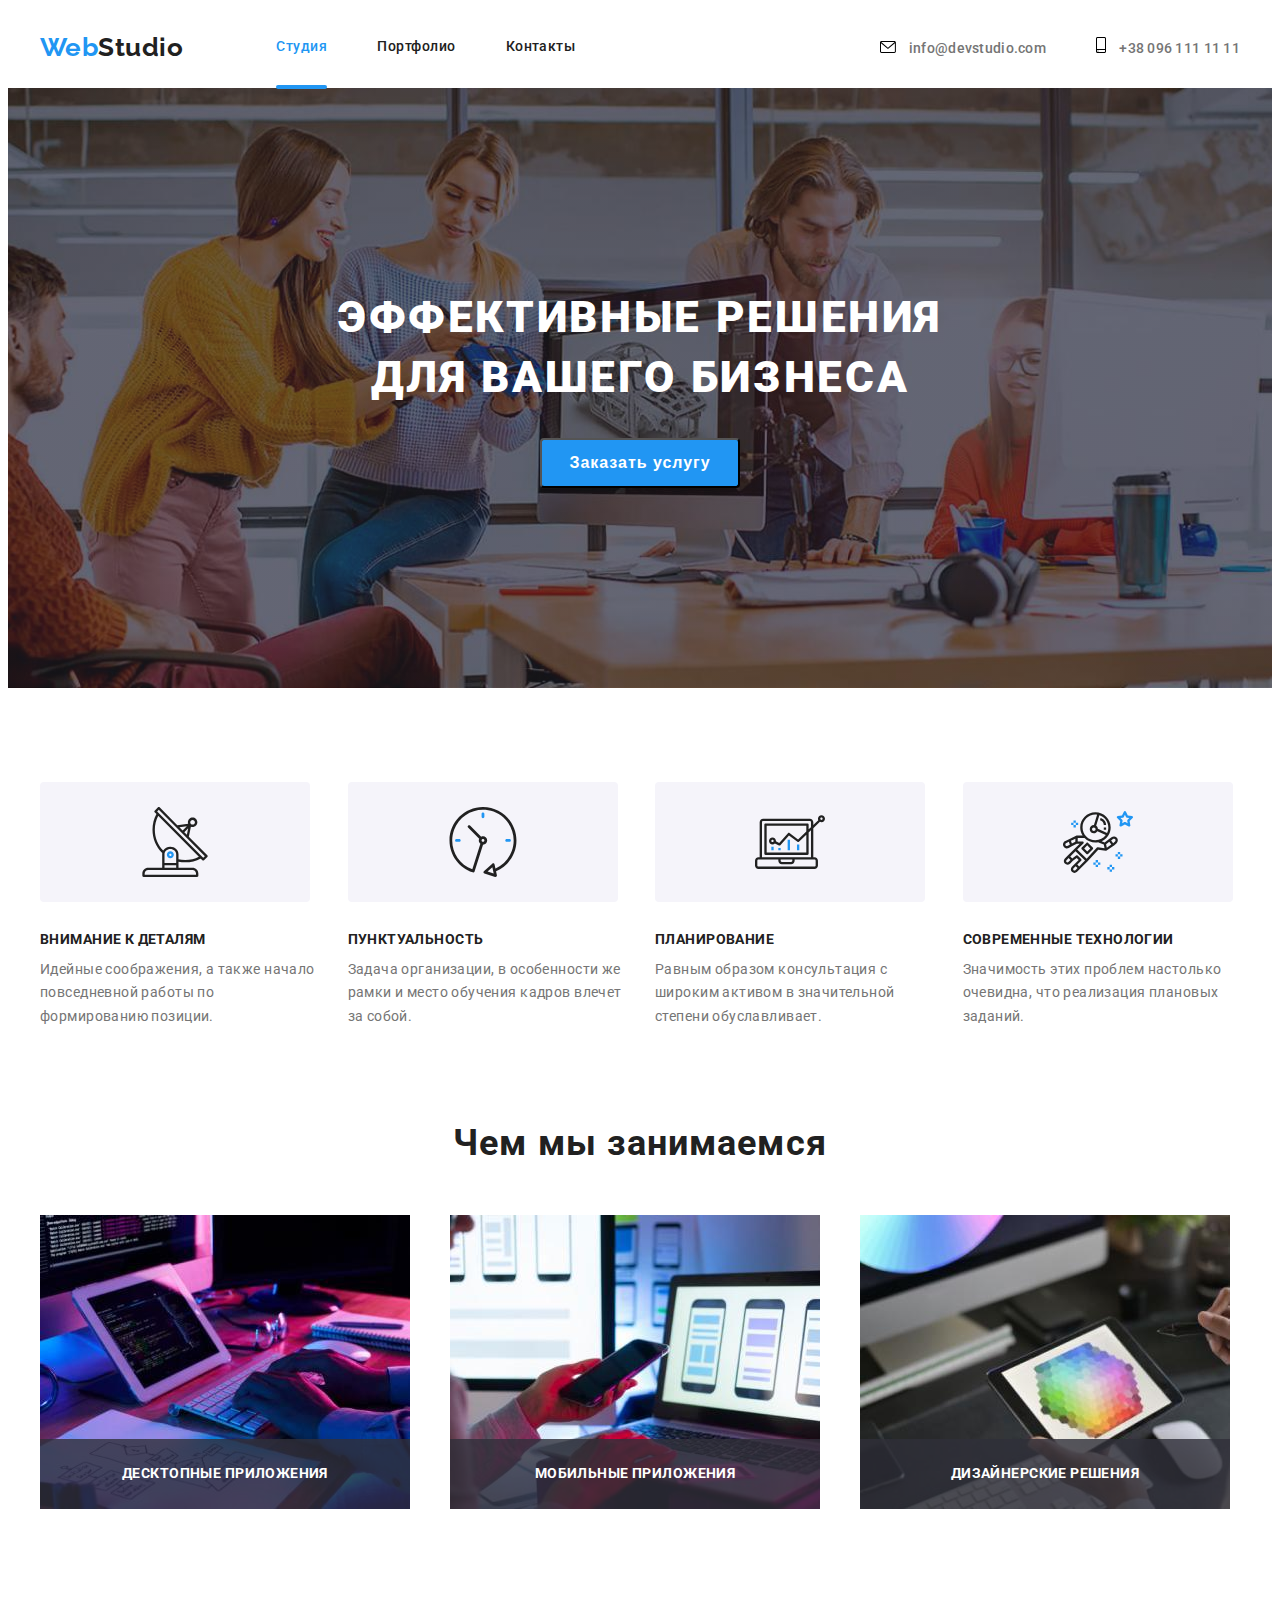
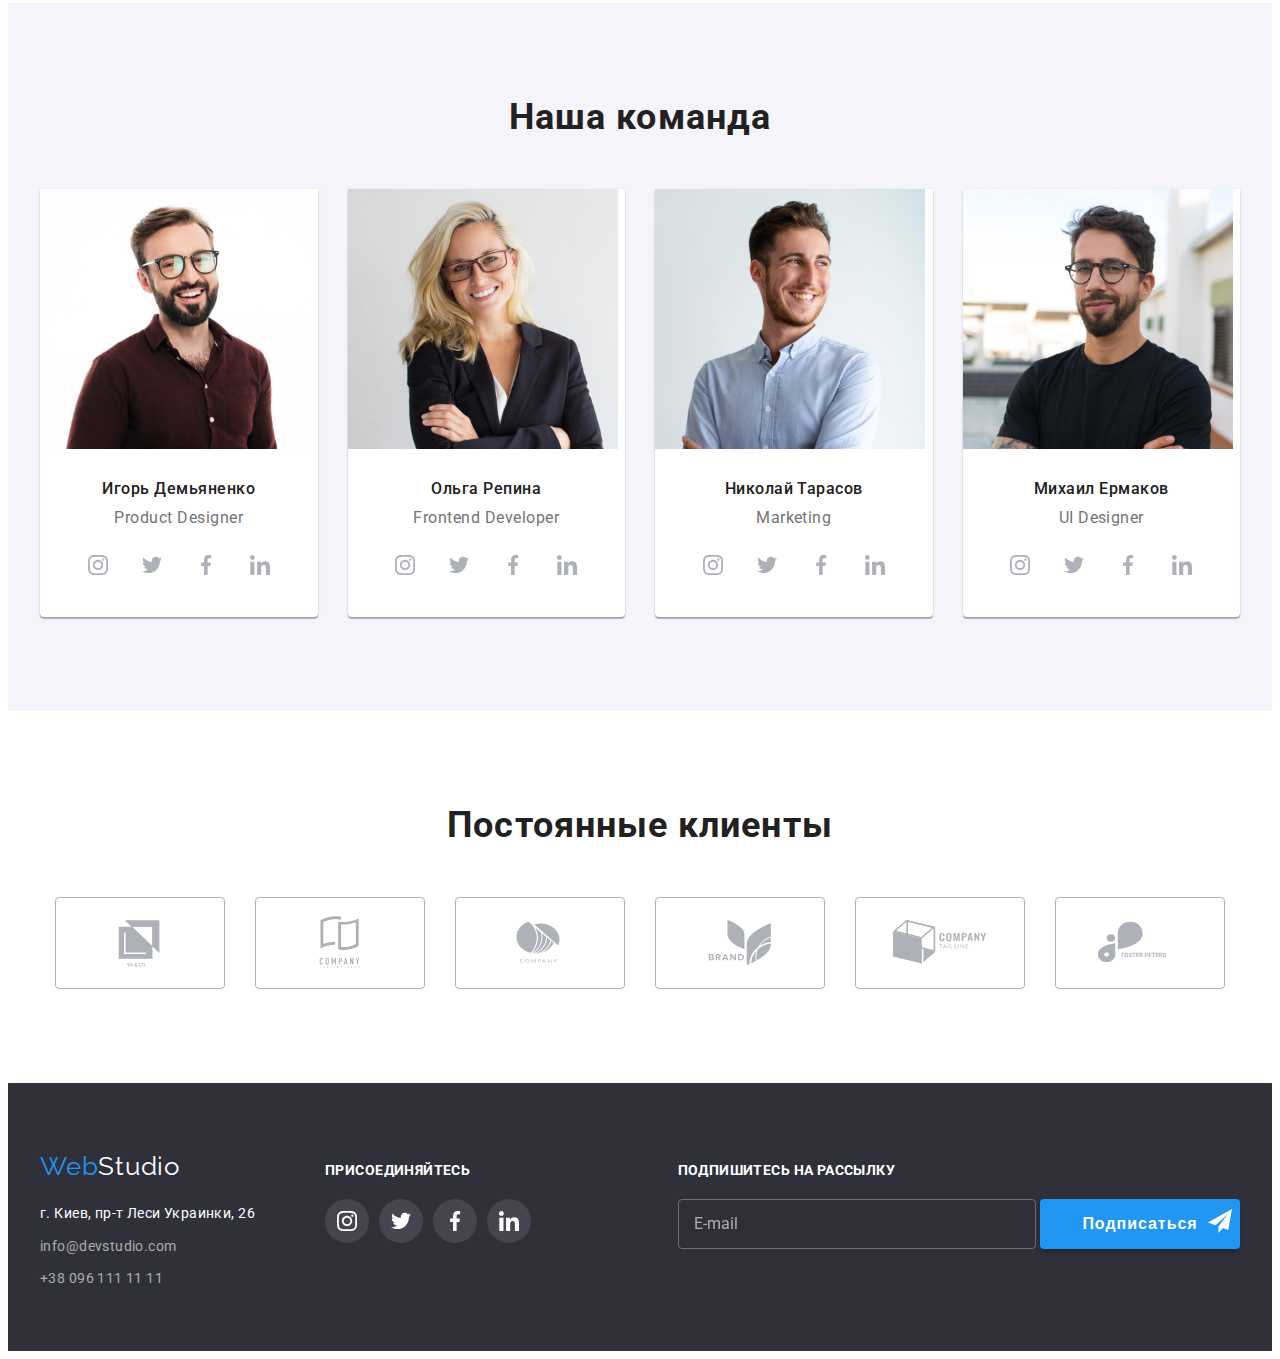
<file: index.html>
<!DOCTYPE html>
<html lang="ru">
<head>
    <meta charset="UTF-8">
    <meta http-equiv="X-UA-Compatible" content="IE=edge">
    <meta name="viewport" content="width=device-width, initial-scale=1.0">
    <title>WebStudio </title>
     <link 
      rel="preconnect" 
      href="https://fonts.gstatic.com">
    
    <link 
    href="https://fonts.googleapis.com/css2?family=Raleway:wght@700&family=Roboto:wght@400;500;700;900&display=swap"
    rel="stylesheet">
     <link
            rel="stylesheet"
            href="https://cdnjs.cloudflare.com/ajax/libs/modern-normalize/1.1.0/modern-normalize.min.css"
            integrity="sha512-wpPYUAdjBVSE4KJnH1VR1HeZfpl1ub8YT/NKx4PuQ5NmX2tKuGu6U/JRp5y+Y8XG2tV+wKQpNHVUX03MfMFn9Q=="
            crossorigin="anonymous"
            referrerpolicy="no-referrer"
        />
     <link
    rel="stylesheet"
    href="https://cdnjs.cloudflare.com/ajax/libs/animate.css/4.1.1/animate.min.css"
  />
    <link rel="stylesheet" href="./css/styles.css">
</head>
<body>
    <!--HEADER-->
    <header class="header-section">
        <div class="container header-container">
            <a class="logo" href=""><span class="logo-web">Web</span>Studio</a> 
            <ul class="header-list list">
                <li class="header-item"><a class="header-link current" href="./index.html">Студия</a></li>
                <li class="header-item"><a class="header-link" href="./portfolio.html">Портфолио</a></li>
                <li class="header-item"><a class="header-link" href="">Контакты</a></li>
            </ul>
        </nav>  
            <ul class="header-list-contact list">
                <li class="header-item-contact">
                     <a href="mailto:info@devstudio.com" class="meil header-contact">
                        <svg class="meil-icon" width="16" height="12">
                                    <use href="./images/sprite.svg#icon-envelope"></use>
                        </svg>
                        info@devstudio.com</a>
                </li>
                <li class="header-item-contact">
                    <a href="tel:+380961111111" class="header-contact">
                        <svg class="tel-icon" width="10" height="16">
                                    <use href="./images/sprite.svg#icon-smartphone"></use>
                        </svg>
                        +38 096 111 11 11</a>
                </li>
            </ul>
        </div>  
    </header>
    <!--HEADER END-->
    <!---->
    <main>
        <!--HERO-->
        <section class="hero">
          <div class="container">
            <h1 class="hero-title">Эффективные решения для вашего бизнеса</h1>
            <button type="button" class="hero-btn" data-modal-open>Заказать услугу</button>
          </div>
        </section>
        
         <!--HERO END-->
         <!--FEATURES-->
        <section class="features section">
            <div class="container">
            <h2 class="visually-hidden">Почему мы</h2>
            <ul class="feature-list list">
                <li class="feature-item">
                    <div class="feature-icon-bg">
                         <svg class="fiature-icon" width="70" height="70">
                                    <use href="./images/sprite.svg#icon-antenna"
                                </svg>
                    </div>
                    <h3 class="feature-title">Внимание к деталям</h3>
                    <p class="feature-text">Идейные соображения, а также начало повседневной работы по формированию позиции.</p>
                </li>
                <li class="feature-item">
                    <div class="feature-icon-bg">
                         <svg class="fiature-icon" width="70" height="70">
                                    <use href="./images/sprite.svg#icon-clock"
                                </svg>
                    </div>
                    <h3 class="feature-title">Пунктуальность</h3>
                    <p class="feature-text">Задача организации, в особенности же рамки и место обучения кадров влечет за собой.</p>
                </li>
                <li class="feature-item">
                    <div class="feature-icon-bg">
                         <svg class="fiature-icon" width="70" height="70">
                                    <use href="./images/sprite.svg#icon-diagram"
                                </svg>
                    </div>
                    <h3 class="feature-title">Планирование</h3>
                    <p class="feature-text">Равным образом консультация с широким активом в значительной степени обуславливает.</p>
                </li>
                <li class="feature-item">
                    <div class="feature-icon-bg">
                         <svg class="fiature-icon" width="70" height="70">
                                    <use href="./images/sprite.svg#icon-astronaut"
                                </svg>
                    </div>
                    <h3 class="feature-title">Современные технологии</h3>
                    <p class="feature-text">Значимость этих проблем настолько очевидна, что реализация плановых заданий.</p>
                </li>
            </ul>
           </div>
        </section>
        <!--FEATURES-->
        <!--WORK-->    
        <section class="work section">
            <div class="container">
            <h2 class="work-title">Чем мы занимаемся</h2>
            <ul class="work-list list">
                <li class="work-item">
                    <img src="./images/box 1.jpg" alt="пишем код" width="370">
                    <div class="work-img-subtitle">
                            <p>Десктопные приложения</p>
                        </div>
                </li>
                <li class="work-item">
                    <img src="./images/box 2.jpg" alt="тестируем" width="370">
                    <div class="work-img-subtitle">
                            <p>Мобильные приложения</p>
                        </div>
                </li>
                <li class="work-item">
                    <img src="./images/box 3.jpg" alt="выбираем цвет" width="370">
                    <div class="work-img-subtitle">
                            <p>Дизайнерские решения</p>
                        </div>
                </li>
            </ul>
            </div>
        </section>
        <!--WORK--> 
        <!--TEAM-->      
        <section class="team section">
            <div class="container">
            <h2 class="team-title">Наша команда</h2>
            <ul class="team-list list">
                <li class="team-item">
                    <img src="./images/team card 1.jpg" alt="Игорь Демьяненко" width="270">
                    <h3 class="team-item-title">Игорь Демьяненко</h3>
                    <p class="team-pro" lang="en">Product Designer</p>
                    <ul class="team-item-list social-list list">
                        <li class="social-item">
                            <a href="" class="social-link link">
                                <svg class="social-icon" width="20" height="20">
                                    <use href="./images/sprite.svg#icon-instagram"
                                </svg>
                            </a>
                        </li>
                        <li class="social-item">
                            <a href="" class="social-link link">
                                 <svg class="social-icon" width="20" height="20">
                                    <use href="./images/sprite.svg#icon-twitter"
                                </svg>
                            </a>
                        </li>
                        <li class="social-item">
                            <a href="" class="social-link link">
                                <svg class="social-icon" width="20" height="20">
                                    <use href="./images/sprite.svg#icon-facebook"
                                </svg>
                            </a>
                        </li>
                        <li class="social-item">
                            <a href="" class="social-link link">
                                <svg class="social-icon" width="20" height="20">
                                    <use href="./images/sprite.svg#icon-linkedin"
                                </svg>
                            </a>
                        </li>
                    </ul>
                </li>
                <li class="team-item">
                    <img src="./images/team card 2.jpg" alt="Ольга Репина" width="270">
                    <h3 class="team-item-title">Ольга Репина</h3>
                    <p class="team-pro" lang="en">Frontend Developer</p>
                    <ul class="team-item-list social-list list">
                        <li class="social-item">
                            <a href="" class="social-link link">
                                <svg class="social-icon" width="20" height="20">
                                    <use href="./images/sprite.svg#icon-instagram"
                                </svg>
                            </a>
                        </li>
                        <li class="social-item">
                            <a href="" class="social-link link">
                                 <svg class="social-icon" width="20" height="20">
                                    <use href="./images/sprite.svg#icon-twitter"
                                </svg>
                            </a>
                        </li>
                        <li class="social-item">
                            <a href="" class="social-link link">
                                <svg class="social-icon" width="20" height="20">
                                    <use href="./images/sprite.svg#icon-facebook"
                                </svg>
                            </a>
                        </li>
                        <li class="social-item">
                            <a href="" class="social-link link">
                                <svg class="social-icon" width="20" height="20">
                                    <use href="./images/sprite.svg#icon-linkedin"
                                </svg>
                            </a>
                        </li>
                    </ul>
                </li>
                <li class="team-item">
                    <img src="./images/team card 3.jpg" alt="Николай Тарасов" width="270">
                    <h3 class="team-item-title">Николай Тарасов</h3>
                    <p class="team-pro" lang="en">Marketing</p>
                    <ul class="team-item-list social-list list">
                        <li class="social-item">
                            <a href="" class="social-link link">
                                <svg class="social-icon" width="20" height="20">
                                    <use href="./images/sprite.svg#icon-instagram"
                                </svg>
                            </a>
                        </li>
                        <li class="social-item">
                            <a href="" class="social-link link">
                                 <svg class="social-icon" width="20" height="20">
                                    <use href="./images/sprite.svg#icon-twitter"
                                </svg>
                            </a>
                        </li>
                        <li class="social-item">
                            <a href="" class="social-link link">
                                <svg class="social-icon" width="20" height="20">
                                    <use href="./images/sprite.svg#icon-facebook"
                                </svg>
                            </a>
                        </li>
                        <li class="social-item">
                            <a href="" class="social-link link">
                                <svg class="social-icon" width="20" height="20">
                                    <use href="./images/sprite.svg#icon-linkedin"
                                </svg>
                            </a>
                        </li>                    </ul>
                </li>
                <li class="team-item">
                    <img src="./images/team card 4.jpg" alt="Михаил Ермаков" width="270">
                    <h3 class="team-item-title">Михаил Ермаков</h3>
                    <p class="team-pro" lang="en">UI Designer</p>
                    <ul class="team-item-list social-list list">
                        <li class="social-item">
                            <a href="" class="social-link link">
                                <svg class="social-icon" width="20" height="20">
                                    <use href="./images/sprite.svg#icon-instagram"
                                </svg>
                            </a>
                        </li>
                        <li class="social-item">
                            <a href="" class="social-link link">
                                 <svg class="social-icon" width="20" height="20">
                                    <use href="./images/sprite.svg#icon-twitter"
                                </svg>
                            </a>
                        </li>
                        <li class="social-item">
                            <a href="" class="social-link link">
                                <svg class="social-icon" width="20" height="20">
                                    <use href="./images/sprite.svg#icon-facebook"
                                </svg>
                            </a>
                        </li>
                        <li class="social-item">
                            <a href="" class="social-link link">
                                <svg class="social-icon" width="20" height="20">
                                    <use href="./images/sprite.svg#icon-linkedin"
                                </svg>
                            </a>
                        </li>
                    </ul>   
                </li>
            </ul>
            </div>
        </section>
         <!--TEAM-->
         <!--CLIENT-->
         <section class="client section">
             <div class="conteiner">
                 <h2 class="client-title">Постоянные клиенты</h2>
                 <ul class="client-list list">
                     <li class="client-item">
                         <a href="" class="client-link link">
                             <svg class="client-icon" width="106" height="60">
                                    <use href="./images/sprite.svg#icon-logo1"
                                </svg>
                         </a>
                     </li>
                     <li class="client-item">
                         <a href="" class="client-link link">
                             <svg class="client-icon" width="106" height="60">
                                    <use href="./images/sprite.svg#icon-logo2"
                                </svg>
                         </a>
                     </li>
                     <li class="client-item">
                         <a href="" class="client-link link">
                             <svg class="client-icon" width="106" height="60">
                                    <use href="./images/sprite.svg#icon-logo3"
                                </svg>
                         </a>
                     </li>
                     <li class="client-item">
                         <a href="" class="client-link link">
                             <svg class="client-icon" width="106" height="60">
                                    <use href="./images/sprite.svg#icon-logo4"
                                </svg>
                         </a>
                     </li>
                     <li class="client-item">
                         <a href="" class="client-link link">
                             <svg class="client-icon" width="106" height="60">
                                    <use href="./images/sprite.svg#icon-logo5"
                                </svg>
                         </a>
                     </li>
                     <li class="client-item">
                         <a href="" class="client-link link">
                             <svg class="client-icon" width="106" height="60">
                                    <use href="./images/sprite.svg#icon-logo6"
                                </svg>
                         </a>
                     </li>
                 </ul>
             </div>
         </section>
    </main>
    </div>
    <!--footer-->
          <footer class="footer">
       <div class="container footer-conteiner">
        <div class="part-adress">
        <a class="footer-logo" href=""><span class="footer-logo-web">Web</span>Studio</a>
        <address class="adres">
            <p class="adres-adres">г. Киев, пр-т Леси Украинки, 26</p>
            <ul class="adres-list list">
                <li class="adres-item">
                    <a class="adres-contact" href="mailto:info@devstudio.com">info@devstudio.com</a>
                </li>
                <li class="adres-item">
                    <a class="adres-contact" href="tel:+380961111111">+38 096 111 11 11</a>
                </li>
            </ul>
        </address>
        </div>
        <div class="part-social">
            <p class="footer-text">присоединяйтесь</p>
            <ul class="footer-social-list list">
                        <li class="footer-social-item">
                            <a href="" class="footer-social-link link">
                                <svg class="footer-social-icon" width="20" height="20">
                                    <use href="./images/sprite.svg#icon-instagram"
                                </svg>
                            </a>
                        </li>
                        <li class="footer-social-item">
                            <a href="" class="footer-social-link link">
                                 <svg class="footer-social-icon" width="20" height="20">
                                    <use href="./images/sprite.svg#icon-twitter"
                                </svg>
                            </a>
                        </li>
                        <li class="footer-social-item">
                            <a href="" class="footer-social-link link">
                                <svg class="footer-social-icon" width="20" height="20">
                                    <use href="./images/sprite.svg#icon-facebook"
                                </svg>
                            </a>
                        </li>
                        <li class="footer-social-item">
                            <a href="" class="footer-social-link link">
                                <svg class="footer-social-icon" width="20" height="20">
                                    <use href="./images/sprite.svg#icon-linkedin"
                                </svg>
                            </a>
                        </li>  
            </ul>
        </div>
        <div class="footer-email">
            <p class="footer-text">Подпишитесь на рассылку</p>
            <form action="#" class="email-form">
                <input type="email" name="email" placeholder="E-mail" class="email-input"/>
                <button type="submit" class="btn-email">Подписаться
                    <svg class="email-icon" width="24" height="24">
                        <use href="./images/sprite.svg#icon-send">
                        </use>
                    </svg>
                </button>
            </form>
        </div>
    </div>
    </footer>

<!--MODAL WINDOW-->
<div class="backdrop is-hidden" data-modal>
    <div class="modal">
      <button type="button" class="close-btn" data-modal-close>
          <svg class="close-btn-icon">
                <use href="./images/sprite.svg#icon-vector">
                </use>
          </svg>
      </button>

      <form action="#" class="modal-form">
        <p class="modal-title">Оставьте свои данные, мы вам перезвоним</p>
        <div class="modal-field">
            <label for="user-name" class="input-label">
                Имя
            </label>
            <span class="input-wrapper">
                <input 
                    type="text"
                    name="user-name"
                    id="user-name"
                    class="modal-input"/>
                    <svg class="modal-icon" width="18" height="18">
                        <use href="./images/sprite.svg#icon-name">
                        </use>
                    </svg>
            </span>
        </div>
        <div class="modal-field">
            <label for="user-tel" class="input-label">
                Телефон
            </label>
            <span class="input-wrapper">
                <input 
                    type="tel"
                    name="user-tel"
                    id="user-tel"
                    class="modal-input"
                />
                    <svg class="modal-icon" width="18" height="18">
                        <use href="./images/sprite.svg#icon-tel">
                        </use>
                    </svg>
            </span>
        </div>
        <div class="modal-field">
            <label for="user-mail" class="input-label">
                Почта
            </label>
            <span class="input-wrapper">
                <input 
                    type="email"
                    name="user-mail"
                    id="user-mail"
                    class="modal-input" />
                    <svg class="modal-icon" width="18" height="18">
                        <use href="./images/sprite.svg#icon-emeil" >
                        </use>
                    </svg>
            </span>
        </div>
        <div class="modal-field">
            <label for="user-text" class="input-label">
                Комментарий
            </label>
        <textarea 
            name="user-text"
            id="user-text"
            class="modal-text-input"
            placeholder="Введите текст"
            ></textarea>
        </div>
        <input type="checkbox" id="modal-checkbox" class="modal-checkbox visually-hidden"/>
        <label for="modal-checkbox" class="chek-text"> <span>
            <svg class="chek-icon" width="11" height="8">
                <use href="./images/sprite.svg#icon-check">
                        </use>
            </svg>
        </span> Соглашаюсь с рассылкой и принимаю <a href="" class="chek-text-a"> Условия договора</a></label>
        <button type="submit" class="form-btn">Отправить</button>
      </form>

    </div>
</div>

<script src="./js/modal.js"></script>
</body>
</html>
</file>
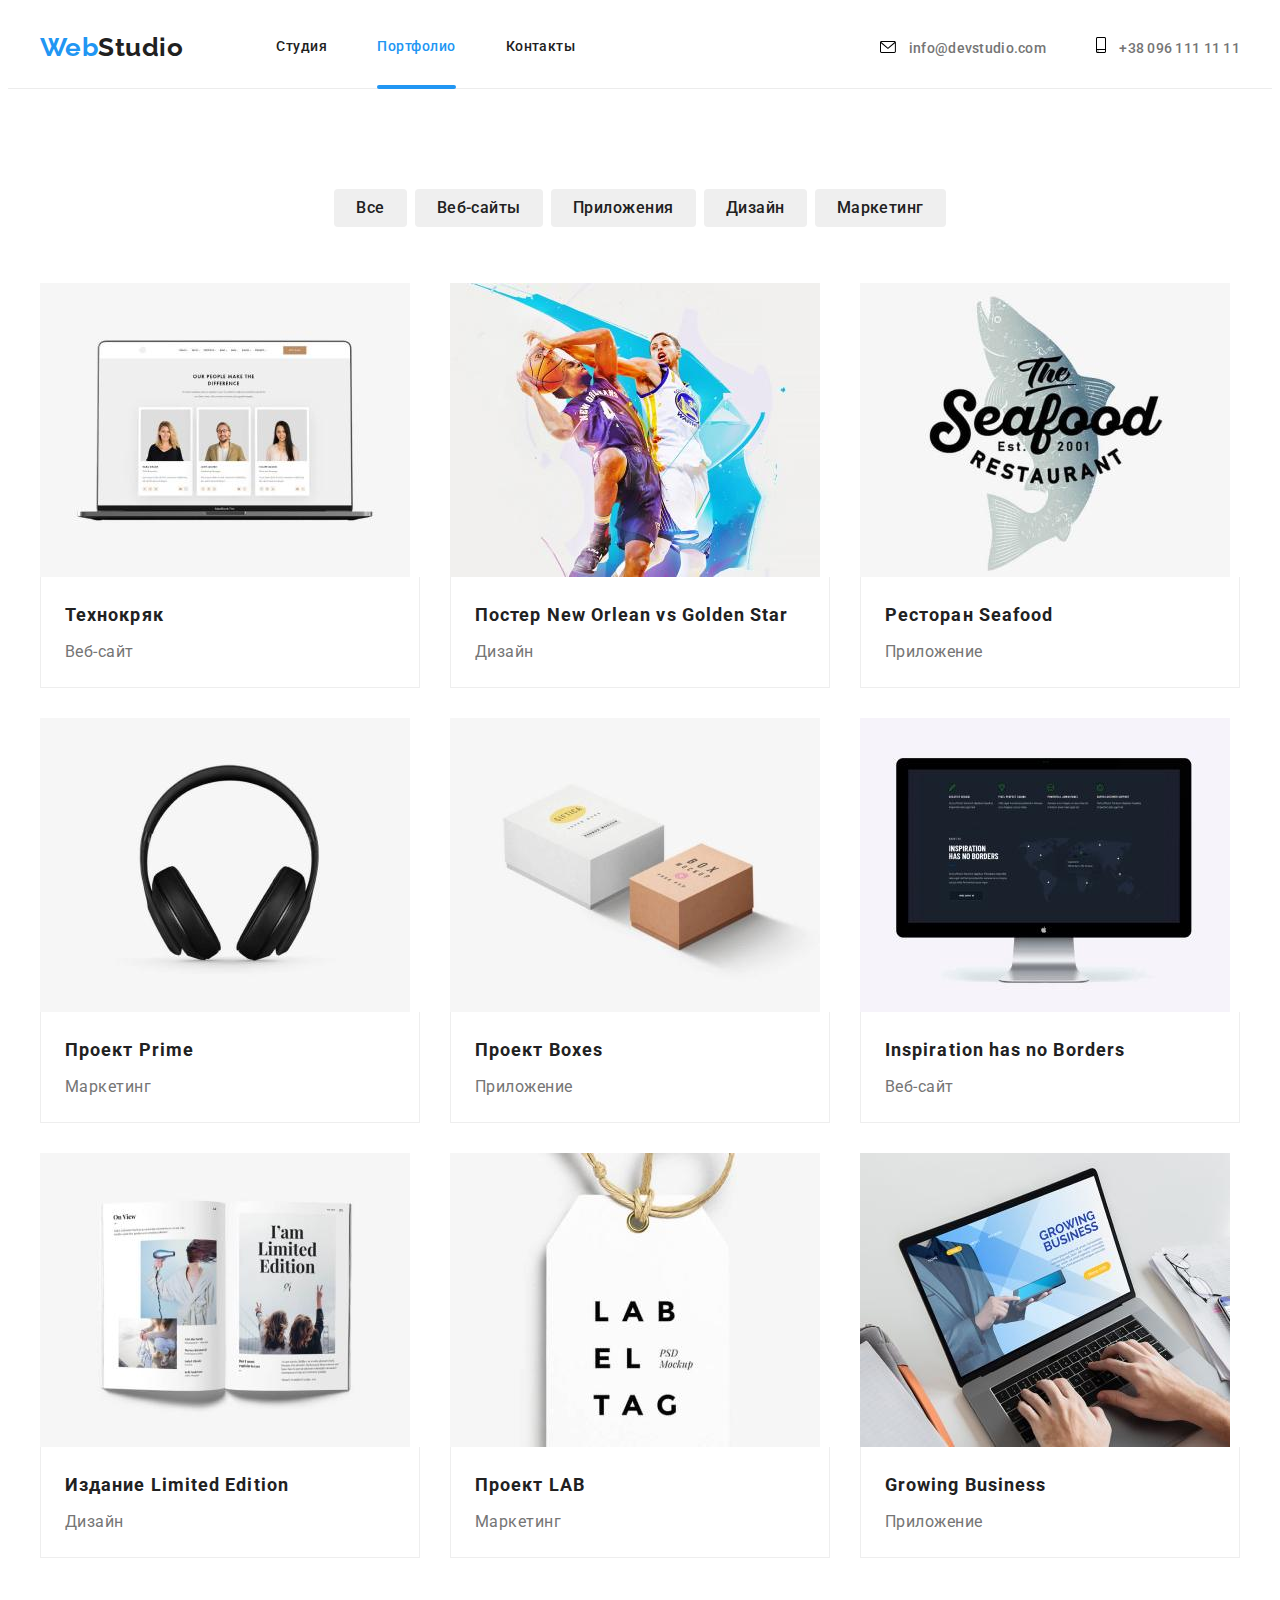
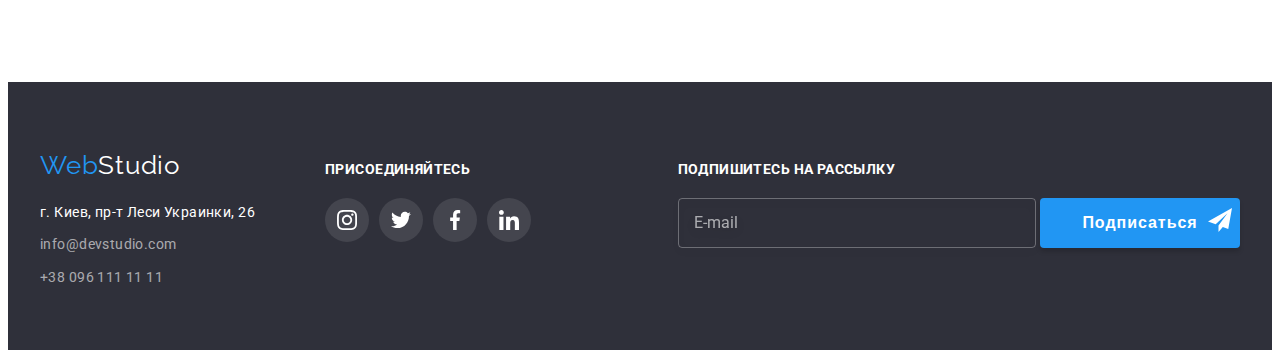
<file: portfolio.html>
<!DOCTYPE html>
<html lang="ru">
<head>
    <meta charset="UTF-8">
    <meta http-equiv="X-UA-Compatible" content="IE=edge">
    <meta name="viewport" content="width=device-width, initial-scale=1.0">
    <title>WebStudio</title>
    <link 
      rel="preconnect" 
      href="https://fonts.gstatic.com">
    
    <link rel="preconnect" href="https://fonts.googleapis.com">
<link rel="preconnect" href="https://fonts.gstatic.com" crossorigin>
<link 
    href="https://fonts.googleapis.com/css2?family=Raleway:wght@700&family=Roboto:wght@400;500;700;900&display=swap"
    rel="stylesheet">
     <link
            rel="stylesheet"
            href="https://cdnjs.cloudflare.com/ajax/libs/modern-normalize/1.1.0/modern-normalize.min.css"
            integrity="sha512-wpPYUAdjBVSE4KJnH1VR1HeZfpl1ub8YT/NKx4PuQ5NmX2tKuGu6U/JRp5y+Y8XG2tV+wKQpNHVUX03MfMFn9Q=="
            crossorigin="anonymous"
            referrerpolicy="no-referrer"
        />
    <link rel="stylesheet" href="./css/styles.css">
</head>
<body>
   <!--HEADER-->
    <header class="header-section portfolio-line">
        <div class="container header-container">
            <a class="logo" href=""><span class="logo-web">Web</span>Studio</a> 
            <ul class="header-list list">
                <li class="header-item"><a class="header-link" href="./index.html">Студия</a></li>
                <li class="header-item"><a class="header-link current" href="./portfolio.html">Портфолио</a></li>
                <li class="header-item"><a class="header-link" href="">Контакты</a></li>
            </ul>
        </nav>  
            <ul class="header-list-contact list">
                <li class="header-item-contact">
                     <a href="mailto:info@devstudio.com" class="meil header-contact">
                        <svg class="meil-icon" width="16" height="12">
                                    <use href="./images/sprite.svg#icon-envelope"></use>
                        </svg>
                        info@devstudio.com</a>
                </li>
                <li class="header-item-contact">
                    <a href="tel:+380961111111" class="header-contact">
                        <svg class="tel-icon" width="10" height="16">
                                    <use href="./images/sprite.svg#icon-smartphone"></use>
                        </svg>
                        +38 096 111 11 11</a>
                </li>
            </ul>
        </div>  
    </header>
    <!--HEADER END-->
    <!---->
    <main>
        
        <!--PROJECT-->
        <section class="project section">
            <div class="container">
            <h1 class="project-title" hidden>Наши проекты</h1>
            <ul class="project-btn-list list">
                <li class="project-btn-item"> <button type="button" class="project-btn">Все</button>  </li>
                <li class="project-btn-item"> <button type="button" class="project-btn">Веб-сайты</button> </li>
                <li class="project-btn-item"> <button type="button" class="project-btn">Приложения</button> </li>
                <li class="project-btn-item"> <button type="button" class="project-btn">Дизайн</button> </li>
                <li class="project-btn-item"> <button type="button" class="project-btn">Маркетинг</button> </li>
            </ul>
            <ul class="project-img-list list">
                <li class="project-img-item">
                    <div class="project-top-wrapper"> 
                    <img src="./images/portfolio 1.jpg" alt="Веб-сайт Технокряк" width="370">
                    <p class="project-top-text">Технокряк это современная площадка распространения коронавируса. Компании используют эту платформу для цифрового шпионажа и атак на защищённые сервера конкурентов.</p>
                    </div>
                    <div class="subtitle">
                    <h2 class="project-img-title">Технокряк</h2>
                    <p class="project-img-text">Веб-сайт</p>
                </div>
                </li>
                <li class="project-img-item">
                    <div class="project-top-wrapper"> 
                    <img src="./images/portfolio 2.jpg" alt="Постер New Orlean vs Golden Star" width="370">
                    <p class="project-top-text">Lorem ipsum, dolor sit amet consectetur adipisicing elit. Aperiam deserunt mollitia ipsam natus necessitatibus
                                        veritatis eaque culpa, omnis delectus accusantium?</p>
                    </div>
                    <div class="subtitle">
                    <h2 class="project-img-title">Постер New Orlean vs Golden Star</h2>
                    <p class="project-img-text">Дизайн</p>
                </div>
                </li>
                <li class="project-img-item">
                    <div class="project-top-wrapper"> 
                    <img src="./images/portfolio 3.jpg" alt="Приложение для Ресторан Seafood" width="370">
                    <p class="project-top-text">Lorem ipsum, dolor sit amet consectetur adipisicing elit. Aperiam deserunt mollitia ipsam natus necessitatibus
                                        veritatis eaque culpa, omnis delectus accusantium?</p>
                    </div>
                    <div class="subtitle">
                    <h2 class="project-img-title">Ресторан Seafood</h2>
                    <p class="project-img-text">Приложение</p>
                </div>
                </li>
                <li class="project-img-item">
                    <div class="project-top-wrapper"> 
                    <img src="./images/portfolio 4.jpg" alt="Проект Prime" width="370">
                    <p class="project-top-text">Lorem ipsum, dolor sit amet consectetur adipisicing elit. Aperiam deserunt mollitia ipsam natus necessitatibus
                                        veritatis eaque culpa, omnis delectus accusantium?</p>
                    </div>
                    <div class="subtitle">
                    <h2 class="project-img-title">Проект Prime</h2>
                    <p class="project-img-text">Маркетинг</p>
                </div>
                </li>
                <li class="project-img-item">
                    <div class="project-top-wrapper"> 
                    <img src="./images/portfolio 5.jpg" alt="Проект Boxes" width="370">
                    <p class="project-top-text">Lorem ipsum, dolor sit amet consectetur adipisicing elit. Aperiam deserunt mollitia ipsam natus necessitatibus
                                        veritatis eaque culpa, omnis delectus accusantium?</p>
                    </div>
                    <div class="subtitle">
                    <h2 class="project-img-title">Проект Boxes</h2>
                    <p class="project-img-text">Приложение</p>
                </div>
                </li>
                <li class="project-img-item">
                    <div class="project-top-wrapper"> 
                    <img src="./images/portfolio 6.jpg" alt="Веб-сайт Inspiration has no Borders" width="370">
                    <p class="project-top-text">Lorem ipsum, dolor sit amet consectetur adipisicing elit. Aperiam deserunt mollitia ipsam natus necessitatibus
                                        veritatis eaque culpa, omnis delectus accusantium?</p>
                    </div>
                    <div class="subtitle">
                    <h2 class="project-img-title" lang="en">Inspiration has no Borders</h2>
                    <p class="project-img-text">Веб-сайт</p>
                </div>
                </li>
                <li class="project-img-item">
                    <div class="project-top-wrapper"> 
                    <img src="./images/portfolio 7.jpg" alt="Издание Limited Edition" width="370">
                    <p class="project-top-text">Lorem ipsum, dolor sit amet consectetur adipisicing elit. Aperiam deserunt mollitia ipsam natus necessitatibus
                                        veritatis eaque culpa, omnis delectus accusantium?</p>
                    </div>
                    <div class="subtitle">
                    <h2 class="project-img-title">Издание Limited Edition</h2>
                    <p class="project-img-text">Дизайн</p>
                </div>
                </li>
                <li class="project-img-item">
                    <div class="project-top-wrapper"> 
                    <img src="./images/portfolio 8.jpg" alt="Проект LAB" width="370">
                    <p class="project-top-text">Lorem ipsum, dolor sit amet consectetur adipisicing elit. Aperiam deserunt mollitia ipsam natus necessitatibus
                                        veritatis eaque culpa, omnis delectus accusantium?</p>
                    </div>
                    <div class="subtitle">
                    <h2 class="project-img-title">Проект LAB</h2>
                    <p class="project-img-text">Маркетинг</p>
               
                </li>
                <li class="project-img-item">
                    <div class="project-top-wrapper"> 
                    <img src="./images/portfolio 9.jpg" alt="Приложение Growing Business" width="370">
                    <p class="project-top-text">Lorem ipsum, dolor sit amet consectetur adipisicing elit. Aperiam deserunt mollitia ipsam natus necessitatibus
                                        veritatis eaque culpa, omnis delectus accusantium?</p>
                    </div>
                    <div class="subtitle">
                    <h2 class="project-img-title" lang="en">Growing Business</h2>
                    <p class="project-img-text">Приложение</p>
                </div>
                </li>
            </ul>
            </div>
        </section>
        <!--PROJECT-->
        
    </main> 
    <!--footer-->
      <footer class="footer">
       <div class="container footer-conteiner">
        <div class="part-adress">
        <a class="footer-logo" href=""><span class="footer-logo-web">Web</span>Studio</a>
        <address class="adres">
            <p class="adres-adres">г. Киев, пр-т Леси Украинки, 26</p>
            <ul class="adres-list list">
                <li class="adres-item">
                    <a class="adres-contact" href="mailto:info@devstudio.com">info@devstudio.com</a>
                </li>
                <li class="adres-item">
                    <a class="adres-contact" href="tel:+380961111111">+38 096 111 11 11</a>
                </li>
            </ul>
        </address>
        </div>
        <div class="part-social">
            <p class="footer-text">присоединяйтесь</p>
            <ul class="footer-social-list list">
                        <li class="footer-social-item">
                            <a href="" class="footer-social-link link">
                                <svg class="footer-social-icon" width="20" height="20">
                                    <use href="./images/sprite.svg#icon-instagram"
                                </svg>
                            </a>
                        </li>
                        <li class="footer-social-item">
                            <a href="" class="footer-social-link link">
                                 <svg class="footer-social-icon" width="20" height="20">
                                    <use href="./images/sprite.svg#icon-twitter"
                                </svg>
                            </a>
                        </li>
                        <li class="footer-social-item">
                            <a href="" class="footer-social-link link">
                                <svg class="footer-social-icon" width="20" height="20">
                                    <use href="./images/sprite.svg#icon-facebook"
                                </svg>
                            </a>
                        </li>
                        <li class="footer-social-item">
                            <a href="" class="footer-social-link link">
                                <svg class="footer-social-icon" width="20" height="20">
                                    <use href="./images/sprite.svg#icon-linkedin"
                                </svg>
                            </a>
                        </li>  
            </ul>
        </div>
         <div class="footer-email">
            <p class="footer-text">Подпишитесь на рассылку</p>
            <form action="#" class="email-form">
                <input type="email" name="email" placeholder="E-mail" class="email-input"/>
                <button type="submit" class="btn-email">Подписаться
                    <svg class="email-icon" width="24" height="24">
                        <use href="./images/sprite.svg#icon-send">
                        </use>
                    </svg>
                </button>
            </form>
        </div>
    </div>
    </footer>
</body>
</html>
</file>
<file: css/styles.css>
:root {
  --primary-text-color: #212121;
  --secondary-text-color: #757575;
  --accent-color: #2196f3;
  --primary-bg-color: #e5e5e5;
  --secondary-bg-color: #2f303a;
  --grey-bg-color: #f5f4fa;
  --color-title: #ffffff;
  --color-btn: #2196f3;
}
p,
h1,
h2,
h3,
h4,
h5,
h6 {
  margin: 0;
  padding: 0;
}

ul {
  margin: 0;
  padding-left: 0;
}

.visually-hidden {
  position: absolute;
  width: 1px;
  height: 1px;
  margin: -1px;
  border: 0;
  padding: 0;

  white-space: nowrap;
  clip-path: inset(100%);
  clip: rect(0 0 0 0);
  overflow: hidden;
}
img {
  display: block;
}

body {
  color: var(--secondary-text-color);
  font-family: Roboto, sans-serif;
  font-size: 16px;
  line-height: 1.19;
  letter-spacing: 0.03em;
  font-family: 'Roboto', sans-serif;
}

.list {
  list-style: none;
  margin: 0;
  padding: 0;
}
.link {
  text-decoration: none;
}
.container {
  width: 1200px;
  margin: 0 auto;
  padding-left: 15px;
  padding-right: 15px;
}

.section {
  padding-top: 94px;
  padding-bottom: 94px;
}
/*-----HEADER-----*/
.header {
  padding-top: 32px;
  padding-bottom: 32px;
}

.header-container {
  display: flex;
  align-items: center;
  padding-top: 24px;
  padding-bottom: 25px;
}
.header-nav {
  display: flex;
  align-items: center;
}
.header-list {
  display: flex;
  align-items: center;
  margin-left: 93px;
}
.header-item {
  display: flex;
}
.header-list-contact {
  display: flex;
  margin-left: auto;
  align-items: center;
}
.logo {
  font-weight: 700;
  font-size: 26px;
  line-height: 1.19;
  color: var(--primary-text-color);
  text-decoration: none;
  font-family: 'Raleway', sans-serif;
}

.logo-web {
  color: var(--accent-color);
}

.header-list,
.header-link {
  font-weight: 500;
  font-size: 14px;
  line-height: 1.14;
  text-decoration: none;
  color: var(--primary-text-color);
  font-family: 'Roboto', sans-serif;
  position: relative;
  transition: color 250ms cubic-bezier(0.4, 0, 0.2, 1);
}

.header-item:not(:last-child) {
  margin-right: 50px;
}

.header-link:hover,
.header-link:focus {
  color: var(--accent-color);
}
.header-link.current {
  color: var(--accent-color);
}
.header-contact {
  font-weight: 500;
  font-size: 14px;
  line-height: 1.14;
  letter-spacing: 0.02em;
  text-decoration: none;
  color: var(--secondary-text-color);
  font-family: 'Roboto', sans-serif;
  transition: color 250ms cubic-bezier(0.4, 0, 0.2, 1);
}
.header-contact:hover,
.header-contact:focus {
  color: var(--accent-color);
}
.hearer-list-contact {
  display: flex;
  align-items: center;
}
.header-item-contact:not(:last-child) {
  margin-right: 50px;
}

.meil-icon {
  width: 16px;
  height: 12px;
  margin-right: 10px;
  fill: #000;
  transition: fill 250ms cubic-bezier(0.4, 0, 0.2, 1);
}
.header-contact:hover .meil-icon,
.header-contact:focus .meil-icon {
  fill: var(--accent-color);
}
.tel-icon {
  width: 10px;
  height: 16px;
  margin-right: 10px;
  fill: #000;
  transition: fill 250ms cubic-bezier(0.4, 0, 0.2, 1);
}

.header-contact:hover .tel-icon,
.header-contact:focus .tel-icon {
  fill: var(--accent-color);
}
.current::after {
  content: '';
  position: absolute;
  width: 100%;
  height: 4px;
  border-radius: 2px;
  background-color: var(--accent-color);
  display: block;
  bottom: -34px;
}
/*-----HEADER END-----*/

/*-----HERO-----*/
.hero {
  display: block;
  /*background-color: var(--secondary-bg-color);*/
  background-image: linear-gradient(to right, rgba(47, 48, 58, 0.4), rgba(47, 48, 58, 0.4)),
    url('../images/bg-img.jpg');
  background-repeat: no-repeat;
  background-position: center;
  background-size: cover;
  padding-top: 200px;
  padding-bottom: 200px;
  text-align: center;
}
.hero-title {
  display: block;
  width: 696px;
  font-weight: 900;
  font-size: 44px;
  line-height: 1.36;
  /* or 136% */
  letter-spacing: 0.06em;
  text-transform: uppercase;
  color: var(--color-title);
  margin: 0 auto;
  margin-bottom: 30px;
}
.hero-btn {
  background-color: var(--color-btn);
  color: var(--color-title);
  font-weight: 700;
  font-size: 16px;
  line-height: 1.87;
  width: 200px;
  height: 50px;
  /* identical to box height, or 187% */
  letter-spacing: 0.06em;
  text-align: center;
  display: flex;
  align-items: center;
  box-shadow: 0px 4px 4px rgba(0, 0, 0, 0.15);
  border-radius: 4px;
  justify-content: center;
  margin: 0 auto;
}
/*-----HERO-----*/

/*-----FEATURES-----*/
.features {
  width: 1170;
  padding-bottom: 47px;
}
.feature-title {
  font-weight: 700;
  font-size: 14px;
  line-height: 1.14;
  letter-spacing: 0.03em;
  text-transform: uppercase;
  color: var(--primary-text-color);
  margin-bottom: 10px;
}

.feature-text {
  font-size: 14px;
  line-height: 1.71;
  /* or 171% */
  letter-spacing: 0.03em;
  color: var(--secondary-text-color);
}

.feature-list {
  display: flex;
  margin-left: -30px;
}
.feature-item {
  flex-basis: calc(100% / 4 - 30px);
  margin-left: 30px;
  display: block;
}

.feature-icon-bg {
  width: 270px;
  height: 120px;
  background-color: var(--grey-bg-color);
  margin-bottom: 30px;
  border-radius: 4px;
  display: flex;
  align-items: center;
  justify-content: center;
}
/*-----FEATURES END-----*/

/*-----WORK-----*/
.work {
  padding-top: 47px;
}
.work-title {
  /*display: flex;*/
  color: var(--primary-text-color);
  font-weight: 700;
  font-size: 36px;
  line-height: 1.16;
  text-align: center;
  letter-spacing: 0.03em;
  margin: 0 auto;
  margin-bottom: 50px;
}
.work-list {
  display: flex;
  margin-left: -30px;
}
.work-item {
  flex-basis: calc(100% / 3 - 30px);
  margin-left: 30px;
  position: relative;
}
.work-img-subtitle {
  position: absolute;
  left: 0;
  bottom: 0;
  text-transform: uppercase;
  font-weight: 700;
  font-size: 14px;
  line-height: 1.14;
  text-align: center;
  letter-spacing: 0.03em;
  color: #ffffff;
  display: flex;
  width: 370px;
  height: 70px;
  background-color: rgba(47, 48, 58, 0.8);
  align-items: center;
  justify-content: center;
}
/*-----WORK END-----*/

/*-----TEAM-----*/
.team {
  background-color: var(--grey-bg-color);
}
.team-title {
  font-weight: 700;
  font-size: 36px;
  line-height: 1.16;
  letter-spacing: 0.03em;
  color: var(--primary-text-color);
  text-align: center;
  margin: 0 auto;
  margin-bottom: 50px;
}
.team-item-title {
  display: flex;
  font-weight: 500;
  font-size: 16px;
  line-height: 1.19;
  /* identical to box height */
  letter-spacing: 0.03em;
  text-align: center;
  justify-content: center;
  color: var(--primary-text-color);
  margin-top: 30px;
  margin-bottom: 10px;
}
.team-pro {
  display: flex;
  font-size: 16px;
  line-height: 1.19;
  /* identical to box height */
  letter-spacing: 0.03em;
  text-align: center;
  color: var(--secondary-text-color);
  justify-content: center;
  padding-bottom: 16px;
}
.team-list {
  display: flex;
  margin-left: -30px;
}

.team-item {
  flex-basis: calc(100% / 4 - 30px);
  margin-left: 30px;
  box-shadow: 0px 1px 3px rgba(0, 0, 0, 0.12), 0px 1px 1px rgba(0, 0, 0, 0.14),
    0px 2px 1px rgba(0, 0, 0, 0.2);
  border-radius: 0px 0px 4px 4px;
  border-bottom: var(--grey-bg-color);
  background-color: #ffffff;
}

.social-item {
  width: 44px;
  height: 44px;
  margin-bottom: 30px;
}
.social-link {
  width: 100%;
  height: 100%;
  display: block;
  border-radius: 50%;
  display: flex;
  align-items: center;
  justify-content: center;
  transition: background-color 250ms cubic-bezier(0.4, 0, 0.2, 1);
}
.social-list {
  display: flex;
  justify-content: center;
}
.social-item + .social-item {
  margin-left: 10px;
}
.social-icon {
  width: 20px;
  height: 20px;
  fill: #afb1b8;
  transition: fill 250ms cubic-bezier(0.4, 0, 0.2, 1);
}
.social-link:hover,
.social-link:focus {
  background-color: var(--color-btn);
}
.social-link:hover .social-icon,
.social-link:focus .social-icon {
  fill: #ffffff;
}
/*-----TEAM END----*/
/*-----CLIENT-----*/
.client-title {
  font-weight: 700;
  font-size: 36px;
  line-height: 1.16;
  letter-spacing: 0.03em;
  color: var(--primary-text-color);
  text-align: center;
  margin: 0 auto;
  margin-bottom: 50px;
}
.client-list {
  display: flex;
  justify-content: center;
}
.client-link {
  display: flex;
  width: 170px;
  height: 92px;
  border: 1px solid #afb1b8;
  box-sizing: border-box;
  border-radius: 4px;
  align-items: center;
  justify-content: center;
  transition: border 250ms cubic-bezier(0.4, 0, 0.2, 1);
}
.client-item + .client-item {
  margin-left: 30px;
}
.client-icon {
  width: 106px;
  height: 60px;
  fill: #afb1b8;
  transition: fill 250ms cubic-bezier(0.4, 0, 0.2, 1);
}
.client-link:hover .client-icon,
.client-link:focus .client-icon {
  fill: var(--color-btn);
}
.client-link:hover,
.client-link:focus {
  border: 1px solid var(--accent-color);
}
/*-----FOOTER-----*/

.footer {
  background-color: var(--secondary-bg-color);
  padding-top: 60px;
  padding-bottom: 60px;
  display: block;
}
.footer-conteiner {
  display: flex;
  align-items: baseline;
}
.footer-logo {
  display: flex;
  font-weight: 400;
  font-size: 26px;
  line-height: 1.19;
  /* identical to box height */
  letter-spacing: 0.03em;
  color: var(--color-title);
  text-decoration: none;
  font-family: 'Raleway', sans-serif;
  margin-bottom: 20px;
}
.part-adress {
  display: block;
  margin-right: 70px;
  margin-left: 0;
}
.part-social {
  display: block;
}
.footer-logo-web {
  color: var(--accent-color);
}
.adres {
  font-style: normal;
}
.adres-item,
.adres-contact {
  font-size: 14px;
  line-height: 1.71;
  /* or 171% */
  letter-spacing: 0.03em;
  color: rgba(255, 255, 255, 0.6);
  text-decoration: none;
  font-family: 'Roboto', sans-serif;
}
.adres-adres {
  font-size: 14px;
  line-height: 1.71;
  /* or 171% */
  letter-spacing: 0.03em;
  color: var(--color-title);
  font-family: 'Roboto', sans-serif;
}
.adres-item {
  margin-top: 9px;
}
.footer-text {
  text-transform: uppercase;
  font-style: normal;
  font-weight: 700;
  font-size: 14px;
  line-height: 1.14;
  letter-spacing: 0.03em;
  margin-bottom: 20px;
  color: var(--color-title);
  margin-top: 20px;
}
.footer-social-item {
  width: 44px;
  height: 44px;
  margin-bottom: 30px;
}

.footer-social-link {
  width: 100%;
  height: 100%;
  display: block;
  border-radius: 50%;
  display: flex;
  align-items: center;
  justify-content: center;
  background: rgba(255, 255, 255, 0.1);
  transition: background-color 250ms cubic-bezier(0.4, 0, 0.2, 1);
}
.footer-social-list {
  display: flex;
  justify-content: center;
}
.footer-social-item + .footer-social-item {
  margin-left: 10px;
}

.footer-social-icon {
  width: 20px;
  height: 20px;
  fill: #ffffff;
}

.footer-social-link:hover,
.footer-social-link:focus {
  background-color: var(--color-btn);
}
.footer-email {
  margin-left: auto;
}
.btn-email {
  background-color: var(--color-btn);
  color: var(--color-title);
  cursor: pointer;
  font-weight: 700;
  font-size: 16px;
  line-height: 1.87;
  min-width: 200px;
  height: 50px;
  /* identical to box height, or 187% */
  display: inline-block;
  letter-spacing: 0.06em;
  text-align: center;
  box-shadow: 0px 4px 4px rgba(0, 0, 0, 0.15);
  border-radius: 4px;
  border: transparent;
  align-items: center;
  padding: 10px 29px;
  position: relative;
}
.email-input {
  width: 358px;
  height: 50px;
  background-color: transparent;
  border: 1px solid rgba(255, 255, 255, 0.3);
  box-sizing: border-box;
  filter: drop-shadow(0px 4px 4px rgba(0, 0, 0, 0.15));
  border-radius: 4px;
  padding: 15px;
  color: var(--color-title);
  
}
.email-input::placeholder {
  font-family: Roboto;
  font-style: normal;
  font-weight: normal;
  font-size: 16px;
  line-height: 1,25;
  color: rgba(255, 255, 255, 0.6);
}
.email-icon {
  fill: #ffffff;
  width: 24px;
  height: 24px;
  position: absolute;
  margin-left: 10px;
}
/*-----FOOTER END-----*/

/*----PORTFOLIO-----*/
.portfolio-line {
  border-bottom: 1px solid #ececec;
}
.project-btn-list {
  display: flex;
  justify-content: center;
  margin-bottom: 50px;
}
.project-btn-item:not(:last-child) {
  margin-right: 8px;
}
.project-btn-item {
  padding-top: 6px;
  padding-bottom: 6px;
}
.project-btn {
  font-weight: 500;
  font-size: 16px;
  line-height: 1.62;
  /* identical to box height, or 162% */
  letter-spacing: 0.03em;
  color: var(--primary-text-color);
  cursor: pointer;
  border: none;
  font-family: inherit;

  border-radius: 4px;
  padding-top: 6px;
  padding-bottom: 6px;
  padding-left: 22px;
  padding-right: 22px;
  transition: background-color 250ms cubic-bezier(0.4, 0, 0.2, 1),
    box-shadow 250ms cubic-bezier(0.4, 0, 0.2, 1);
}

.project-btn:hover,
.project-btn:focus {
  color: var(--color-title);
  background-color: var(--accent-color);
  box-shadow: 0px 3px 1px rgba(0, 0, 0, 0.1), 0px 1px 2px rgba(0, 0, 0, 0.08),
    0px 2px 2px rgba(0, 0, 0, 0.12);
}
.project-img-list {
  display: flex;
  flex-wrap: wrap;
  margin-left: -30px;
}
.project-top-wrapper {
  position: relative;
  overflow: hidden;
  display: block;
}
.project-top-text {
  font-size: 18px;
  line-height: 1.56;
  color: var(--color-title);
  background-color: var(--accent-color);
  position: absolute;
  top: 0;
  left: 0;
  height: 100%;
  display: flex;
  align-items: center;
  justify-content: center;
  padding-left: 24px;
  padding-right: 24px;
  transform: translateY(100%);
  transition: transform 250ms cubic-bezier(0.4, 0, 0.2, 1);
}
.project-img-item:hover .project-top-text {
  transform: translateY(0);
}
.project-img-item:hover,
.project-img-item:focus {
  cursor: pointer;
  box-shadow: 0px 1px 1px rgba(0, 0, 0, 0.12), 0px 4px 4px rgba(0, 0, 0, 0.06),
    1px 4px 6px rgba(0, 0, 0, 0.16);
}
.project-img-title {
  font-weight: 700;
  font-size: 18px;
  line-height: 2;
  /* identical to box height, or 200% */
  letter-spacing: 0.06em;
  color: var(--primary-text-color);
  font-family: 'Roboto', sans-serif;

  margin-bottom: 4px;
}
.project-img-text {
  font-size: 16px;
  line-height: 1.87;
  /* identical to box height, or 187% */

  letter-spacing: 0.03em;
  color: var(--secondary-text-color);
  font-family: 'Roboto', sans-serif;
}
.project-img-item {
  display: block;
  flex-basis: calc((100% - 90px) / 3);
  margin-left: 30px;
  margin-bottom: 30px;
}
.subtitle {
  padding-top: 20px;
  padding-bottom: 20px;
  padding-left: 24px;
  padding-right: 24px;
  background: #ffffff;
  border-bottom: 1px solid #eeeeee;
  border-left: 1px solid #eeeeee;
  border-right: 1px solid #eeeeee;
}
.backdrop {
  position: fixed;
  width: 100vw;
  height: 100vh;
  top: 0;
  background-color: rgba(0, 0, 0, 0.2);
  display: flex;
  align-items: center;
  justify-content: center;
  transition: opacity 250ms cubic-bezier(0.4, 0, 0.2, 1),
    visibility 250ms cubic-bezier(0.4, 0, 0.2, 1);
}
.backdrop.is-hidden {
  opacity: 0;
  visibility: hidden;
  pointer-events: 0;
}
.backdrop.is-hidden .modal {
  transform: scale(1.5) rotate(360deg);
}
.modal {
  width: 528px;
  min-height: 581px;
  background-color: #ffffff;
  box-shadow: 0px 1px 3px rgba(0, 0, 0, 0.12), 0px 1px 1px rgba(0, 0, 0, 0.14),
    0px 2px 1px rgba(0, 0, 0, 0.2);
  border-radius: 4px;
  position: relative;
  transform: scale(1) rotate(0);
  transition: transform 250ms cubic-bezier(0.4, 0, 0.2, 1);
  padding: 40px;
}
.close-btn {
  position: absolute;
  top: 10px;
  right: 10px;
  background-color: transparent;
  border-radius: 50%;
  width: 30px;
  height: 30px;
  border: 1px solid rgba(0, 0, 0, 0.1);
  display: flex;
  align-items: center;
  justify-content: center;
  cursor: pointer;
}
.close-btn-icon {
  width: 11px;  
  height: 11px;
  }

.close-btn:hover .close-btn-icon,
.close-btn:focus .close-btn-icon
{
   fill: var(--accent-color);
}
.modal-title {
  font-family: Roboto;
  font-style: normal;
  font-weight: bold;
  font-size: 20px;
  line-height: 1.15;
  text-align: center;
  letter-spacing: 0.03em;
  color: #212121;
  margin-bottom: 12px;
}
.modal-input {
  width: 100%;
  height: 40px;
  border: 1px solid rgba(33, 33, 33, 0.2);
  border-radius: 4px;
  padding-left: 40px;
  padding-right: 20px;
  outline: none;
}
.modal-input:focus {
  border-color: var(--accent-color);
  cursor: pointer;
}

.input-label {
  font-family: Roboto;
  font-style: normal;
  font-weight: normal;
  font-size: 12px;
  line-height: 1.16;
  letter-spacing: 0.01em;
  color: #757575;
  display: block;
}

.modal-field {
  margin-bottom: 15px;
}

.input-wrapper {
  display: block;
  position: relative;
}

.modal-icon {
  position: absolute;
  left: 10px;
  top: 50%;
  transform: translateY(-50%);
  fill: #212121;
}
.modal-input:focus + .modal-icon {
  fill: var(--accent-color);
}
.modal-text-input {
  width: 100%;
  height: 120px;
  border: 1px solid rgba(33, 33, 33, 0.2);
  border-radius: 4px;
  resize: none;
  outline: none;
  padding: 10px;
}
.modal-text-input::placeholder{
  font-size: 12px;
  line-height: 1.16;
  letter-spacing: 0.01em;
  color: rgba(117, 117, 117, 0.5);
}
.modal-text-input:focus {
  border-color: var(--accent-color);
  cursor: pointer;
}
.form-btn {
  width: 200px;
  height: 50px;
  background-color: var(--color-btn);
  color: var(--color-title);
  font-weight: 500;
  font-size: 16px;
  line-height: 1.875;
  display: flex;
  align-items: center;
  text-align: center;
  letter-spacing: 0.06em;
  justify-content: center;
  box-shadow: 0px 4px 4px rgba(0, 0, 0, 0.15);
  border-radius: 4px;
  margin: 0 auto;
  margin-top: 30px;
  border: none;
}
.chek-text {
  font-size: 14px;
  line-height: 1.7;
  letter-spacing: 0.03em;
  color: #757575;
  display: flex;
  margin-top: 20px;
  /*justify-content: center;*/
  text-align: center;
}
.chek-text span {
  width: 15px;
  height: 15px;
  border: 2px solid #000;
  display: flex;
  border-radius: 3px;
  margin-right: 8px;
  justify-content: center;
  align-items: center;
 
}
.chek-text-a{
  margin-left: 5px;
  color: var(--accent-color);
}
.modal-checkbox:checked + .chek-text span {
  background-color: var(--accent-color);
  border: none;
}
</file>
